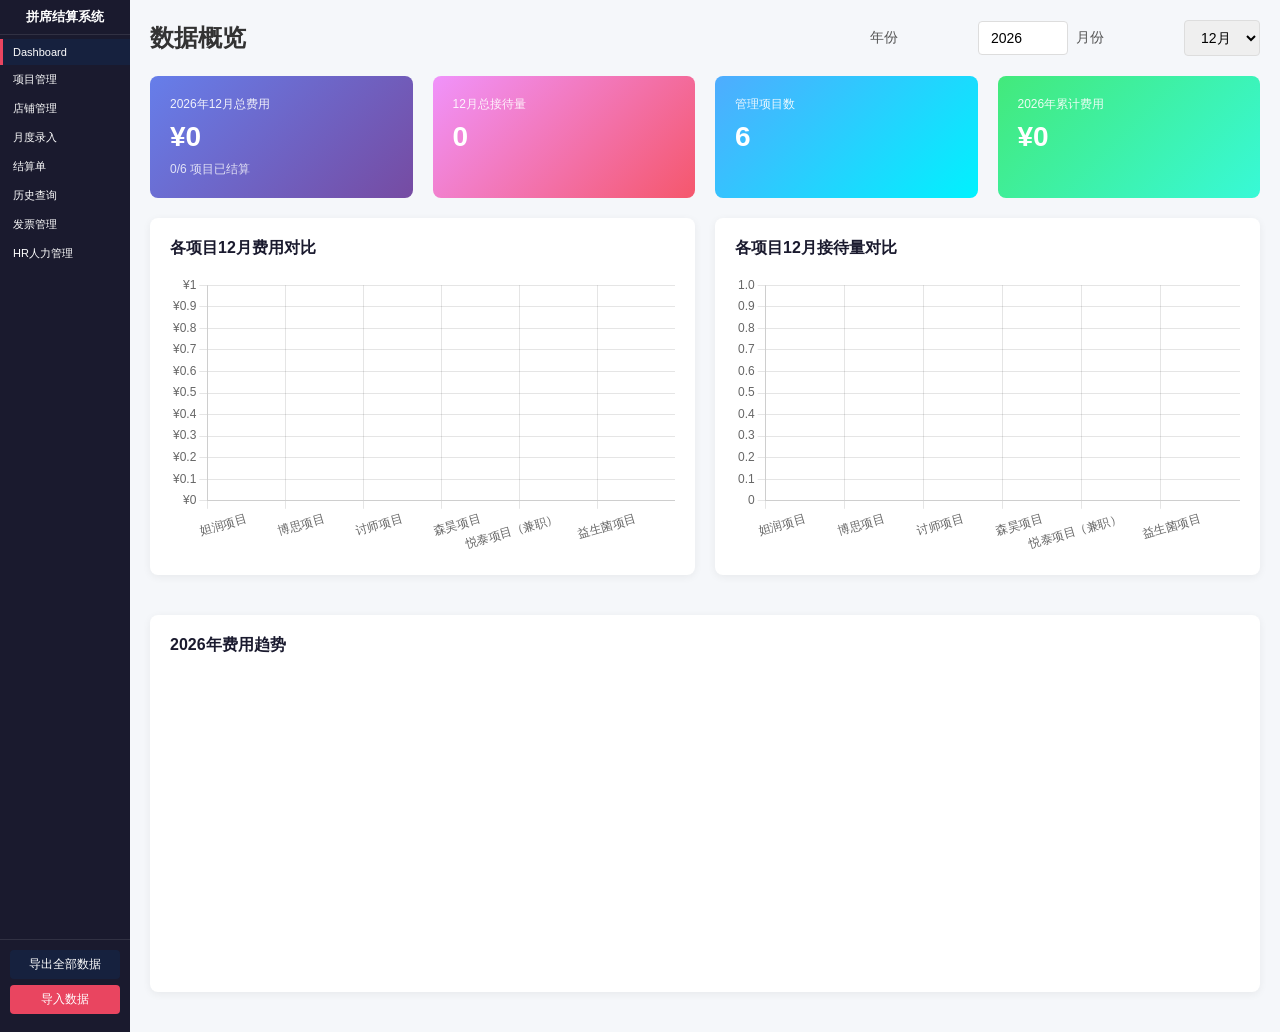
<file: index.html>
﻿<!DOCTYPE html>
<html lang="zh-CN">
<head>
  <meta charset="UTF-8">
  <meta name="viewport" content="width=device-width, initial-scale=1.0">
  <title>拼席月度结算管理系统</title>
  <link rel="stylesheet" href="css/style.css?v=20260711b">
  <link rel="stylesheet" href="https://cdnjs.cloudflare.com/ajax/libs/font-awesome/6.5.1/css/all.min.css">
  <link rel="stylesheet" href="css/hr.css?v=20260711b">
  <script src="js/dexie.min.js"></script>
  <script src="js/chart.umd.min.js"></script>
  <script src="js/xlsx.full.min.js"></script>
</head>
<body>
  <nav class="sidebar">
    <div class="logo">拼席结算系统</div>
    <ul class="nav-menu">
      <li data-view="dashboard" class="active">Dashboard</li>
      <li data-view="projects">项目管理</li>
      <li data-view="shops">店铺管理</li>
      <li data-view="input">月度录入</li>
      <li data-view="statement">结算单</li>
      <li data-view="history">历史查询</li>
      <li class="has-submenu" data-submenu="invoice">
        <span>发票管理</span>
        <ul class="submenu">
          <li data-view="invoices-co">拼席发票</li>
          <li data-view="invoices-ex">专席发票</li>
        </ul>
      </li>
      <li class="has-submenu" data-submenu="hr">
        <span>HR人力管理</span>
        <ul class="submenu">
          <li data-view="hr-projects">项目管理</li>
          <li data-view="hr-staff">员工管理</li>
          <li data-view="hr-schedule">排班明细</li>
          <li data-view="hr-kpi">绩效管理</li>
          <li data-view="hr-performance">绩效制作</li>
        </ul>
      </li>
    </ul>
    <div class="sidebar-footer">
      <button class="btn btn-secondary" onclick="App.exportAllData()">导出全部数据</button>
      <button class="btn btn-primary" onclick="App.importAllData()">导入数据</button>
    </div>
  </nav>
  <main class="main-content">
    <div id="view-dashboard" class="view"></div>
    <div id="view-projects" class="view hidden"></div>
    <div id="view-shops" class="view hidden"></div>
    <div id="view-input" class="view hidden"></div>
    <div id="view-statement" class="view hidden"></div>
    <div id="view-history" class="view hidden"></div>
    <div id="view-invoices" class="view hidden"></div>
    <div id="view-invoices-co" class="view hidden"></div>
    <div id="view-invoices-ex" class="view hidden"></div>

    <!-- HR 人力管理 - 项目管理 -->
    <div id="view-hr-projects" class="view hidden">
      <div class="hr-wrap">
        <div class="hr-toolRow">
          <button class="hr-btn hr-btn-primary hr-btn-sm" onclick="addHrProject()"><i class="fas fa-plus"></i> 新增项目</button>
          <div class="hr-spacer"></div>
          <div class="hr-hint"><i class="fas fa-circle-info"></i> 此处管理HR模块使用的所有项目，增删改会同步到所有模块的筛选标签</div>
        </div>
        <div class="hr-tableWrap" id="hrProjectsTableWrap"></div>
      </div>
    </div>

    <!-- HR 人力管理 - 员工管理 -->
    <div id="view-hr-staff" class="view hidden">
      <div class="hr-wrap">
        <div class="hr-subtabs" id="staffSubtabs">
          <div class="hr-stab active" onclick="setStaffMode('info')">员工基本信息</div>
          <div class="hr-stab" onclick="setStaffMode('salary')">员工薪资管理</div>
          <div class="hr-stab" onclick="setStaffMode('managers')">管理架构</div>
        </div>
        <div class="hr-pillTabs" id="staffPillContainer"></div>
        <div id="staff-info-panel">
          <div class="hr-toolRow">
            <button class="hr-btn hr-btn-primary hr-btn-sm" onclick="addStaffRow()"><i class="fas fa-plus"></i> 新增员工</button>
            <button class="hr-btn hr-btn-secondary hr-btn-sm" onclick="saveStaffChanges()"><i class="fas fa-floppy-disk"></i> 保存修改</button>
            <div class="hr-spacer"></div>
            <div class="hr-hint"><i class="fas fa-circle-info"></i> 点击单元格可直接编辑，修改后请点击"保存修改"</div>
          </div>
          <div class="hr-tableWrap" id="staffInfoTableWrap"></div>
        </div>
        <div id="staff-salary-panel" style="display:none;">
          <div class="hr-toolRow">
            <button class="hr-btn hr-btn-primary hr-btn-sm" onclick="saveStaffChanges()"><i class="fas fa-floppy-disk"></i> 保存修改</button>
            <div class="hr-spacer"></div>
            <div class="hr-hint"><i class="fas fa-circle-info"></i> 试用期/转正底薪及考勤数据在此编辑</div>
          </div>
          <div class="hr-tableWrap" id="staffSalaryTableWrap"></div>
        </div>
        <div id="staff-managers-panel" style="display:none;">
          <div class="hr-toolRow">
            <button class="hr-btn hr-btn-primary hr-btn-sm" onclick="saveStaffChanges()"><i class="fas fa-floppy-disk"></i> 保存修改</button>
            <div class="hr-spacer"></div>
            <div class="hr-hint"><i class="fas fa-circle-info"></i> 管理人员成本按比例分摊到各项目</div>
          </div>
          <div class="hr-tableWrap" id="staffManagersTableWrap"></div>
        </div>
      </div>
    </div>

    <!-- HR 人力管理 - 排班明细 -->
    <div id="view-hr-schedule" class="view hidden">
      <div class="hr-wrap">
        <div class="hr-subtabs" id="scheduleSubtabs">
          <div class="hr-stab active" onclick="setScheduleSubpage('main')">排班明细</div>
          <div class="hr-stab" onclick="setScheduleSubpage('remarks')">排班备注</div>
          <div class="hr-stab" onclick="setScheduleSubpage('summary')">综合汇总</div>
        </div>
        <div id="sched-main-panel">
          <div class="hr-pillTabs" id="schedProjectPills"></div>
          <div class="hr-toolRow" style="align-items:flex-start;">
            <div class="hr-pillTabs" id="schedMonthPills" style="flex:1;min-width:0;"></div>
            <span style="display:inline-flex;gap:6px;flex-shrink:0;"><button class="hr-btn hr-btn-primary hr-btn-sm" onclick="addScheduleMonth()" style="min-width:80px;justify-content:center;"><i class="fas fa-plus"></i> 新增月份</button><button class="hr-btn hr-btn-danger hr-btn-sm" onclick="deleteScheduleMonth()" style="min-width:80px;justify-content:center;"><i class="fas fa-trash"></i> 删除月份</button></span>
          </div>
          <div class="hr-toolRow">
            <div class="hr-spacer"></div>
            <span style="display:inline-flex;gap:6px;"><button class="hr-btn hr-btn-primary hr-btn-sm" onclick="addScheduleRow()" disabled style="opacity:0.5;cursor:not-allowed;min-width:80px;justify-content:center;"><i class="fas fa-plus"></i> 新增行 <span style="font-size:9px;background:var(--hr-red);color:#fff;padding:0 4px;border-radius:3px;margin-left:2px;">无效</span></button><button class="hr-btn hr-btn-danger hr-btn-sm" onclick="batchDeleteScheduleRows()" style="min-width:80px;justify-content:center;"><i class="fas fa-trash-can"></i> 批量删除</button></span>
          </div>
          <div class="hr-hint"><i class="fas fa-circle-info"></i> 点击单元格切换班次，右键或长按可快速选择</div>
          <div class="hr-scheduleFreezeWrap" id="scheduleFreezeWrap" style="max-height:600px;overflow:auto;"></div>
        </div>
        <div id="sched-remarks-panel" style="display:none;">
          <div class="hr-toolRow">
            <div class="hr-pillTabs" id="schedRemarksMonthPills"></div>
            <button class="hr-btn hr-btn-primary hr-btn-sm" onclick="addScheduleRemark()"><i class="fas fa-plus"></i> 新增备注</button>
            <div class="hr-spacer"></div>
          </div>
          <div class="hr-tableWrap" id="scheduleRemarksTableWrap"></div>
        </div>
        <div id="sched-summary-panel" style="display:none;">
          <div class="hr-toolRow">
            <div class="hr-pillTabs" id="schedSummaryMonthPills"></div>
            <div class="hr-spacer"></div>
          </div>
          <div class="hr-tableWrap" id="scheduleSummaryTableWrap"></div>
        </div>
      </div>
    </div>

    <!-- HR 人力管理 - 绩效管理 -->
    <div id="view-hr-kpi" class="view hidden">
      <div class="hr-wrap">
        <div class="hr-subtabs" id="kpiSubtabs">
          <div class="hr-stab active" onclick="setKpiMode('view')">查看指标</div>
          <div class="hr-stab" onclick="setKpiMode('config')">配置指标</div>
        </div>
        <div id="kpi-view-panel">
          <div id="kpiOptionScroller" class="hr-optionScroller" style="margin-bottom:14px;"></div>
          <div class="hr-toolRow">
            <label class="hr-label">月份：</label>
            <select id="kpiPeriodSelect" class="hr-select" onchange="renderKpiManager()"></select>
            <div class="hr-spacer"></div>
          </div>
          <div id="kpiViewArea"></div>
        </div>
        <div id="kpi-config-panel" style="display:none;">
          <div id="kpiConfigOptionScroller" class="hr-optionScroller" style="margin-bottom:14px;"></div>
          <div class="hr-toolRow">
            <button class="hr-btn hr-btn-primary hr-btn-sm" onclick="addKpiConfigRow()"><i class="fas fa-plus"></i> 新增指标</button>
            <div class="hr-spacer"></div>
          </div>
          <div class="hr-card" style="margin-bottom:16px;">
            <div style="font-size:13px;font-weight:600;margin-bottom:10px;color:var(--hr-navy);">
              <i class="fas fa-file-arrow-up"></i> 上传 Excel 配置
            </div>
            <div class="hr-file-upload-area" onclick="document.getElementById('kpiFileInput').click()">
              <i class="fas fa-cloud-arrow-up"></i>
              <p>点击选择 Excel (.xlsx) 文件</p>
            </div>
            <input type="file" id="kpiFileInput" accept=".xlsx,.xls,.csv" style="display:none;" onchange="handleKpiFileUpload(this)">
          </div>
          <div class="hr-kpi-table-wrap" id="kpiConfigTableWrap"></div>
        </div>
      </div>
    </div>

    <!-- HR 人力管理 - 绩效制作 -->
    <div id="view-hr-performance" class="view hidden">
      <div class="hr-wrap">
        <div class="hr-subtabs" id="perfSubtabs">
          <div class="hr-stab active" onclick="setPerfMode('exclusive')">专席绩效</div>
          <div class="hr-stab" onclick="setPerfMode('pinxi')">拼席结算</div>
          <div class="hr-stab" onclick="setPerfMode('temp')">临时客服费用</div>
        </div>
        <div id="perf-exclusive-panel">
          <div class="hr-pillTabs" id="perfExPillTabs"></div>
          <div class="hr-toolRow">
            <label class="hr-label">月份：</label>
            <input type="month" id="perfExPeriod" class="hr-input-month" onchange="renderPerformance()">
            <div class="hr-spacer"></div>
            <button class="hr-btn hr-btn-secondary hr-btn-sm" onclick="exportPerformanceCsv('exclusive')"><i class="fas fa-download"></i> 导出CSV</button>
          </div>
          <div class="hr-tableWrap" id="perfExclusiveTableWrap"></div>
        </div>
        <div id="perf-pinxi-panel" style="display:none;">
          <div class="hr-pillTabs" id="perfPxPillTabs"></div>
          <div class="hr-toolRow">
            <label class="hr-label">月份：</label>
            <input type="month" id="perfPxPeriod" class="hr-input-month" onchange="renderPerformance()">
            <div class="hr-spacer"></div>
            <button class="hr-btn hr-btn-secondary hr-btn-sm" onclick="exportPerformanceCsv('pinxi')"><i class="fas fa-download"></i> 导出CSV</button>
          </div>
          <div class="hr-tableWrap" id="perfPinxiTableWrap"></div>
        </div>
        <div id="perf-temp-panel" style="display:none;">
          <div class="hr-pillTabs" id="perfTmpPillTabs"></div>
          <div class="hr-toolRow">
            <label class="hr-label">月份：</label>
            <input type="month" id="perfTmpPeriod" class="hr-input-month" onchange="renderPerformance()">
            <div class="hr-spacer"></div>
            <button class="hr-btn hr-btn-secondary hr-btn-sm" onclick="exportPerformanceCsv('temp')"><i class="fas fa-download"></i> 导出CSV</button>
          </div>
          <div class="hr-tableWrap" id="perfTempTableWrap"></div>
        </div>
      </div>
    </div>
  </main>
  <script src="js/db.js?v=20260711b"></script>
  <script src="js/data.js?v=20260711b"></script>
  <script src="js/calculator.js?v=20260711b"></script>
  <script src="js/export.js?v=20260711b"></script>
  <script src="js/charts.js?v=20260711b"></script>
  <script src="js/app.js?v=20260711b"></script>
  <script src="js/hr-app2.js"></script>
</body>
</html>
</file>
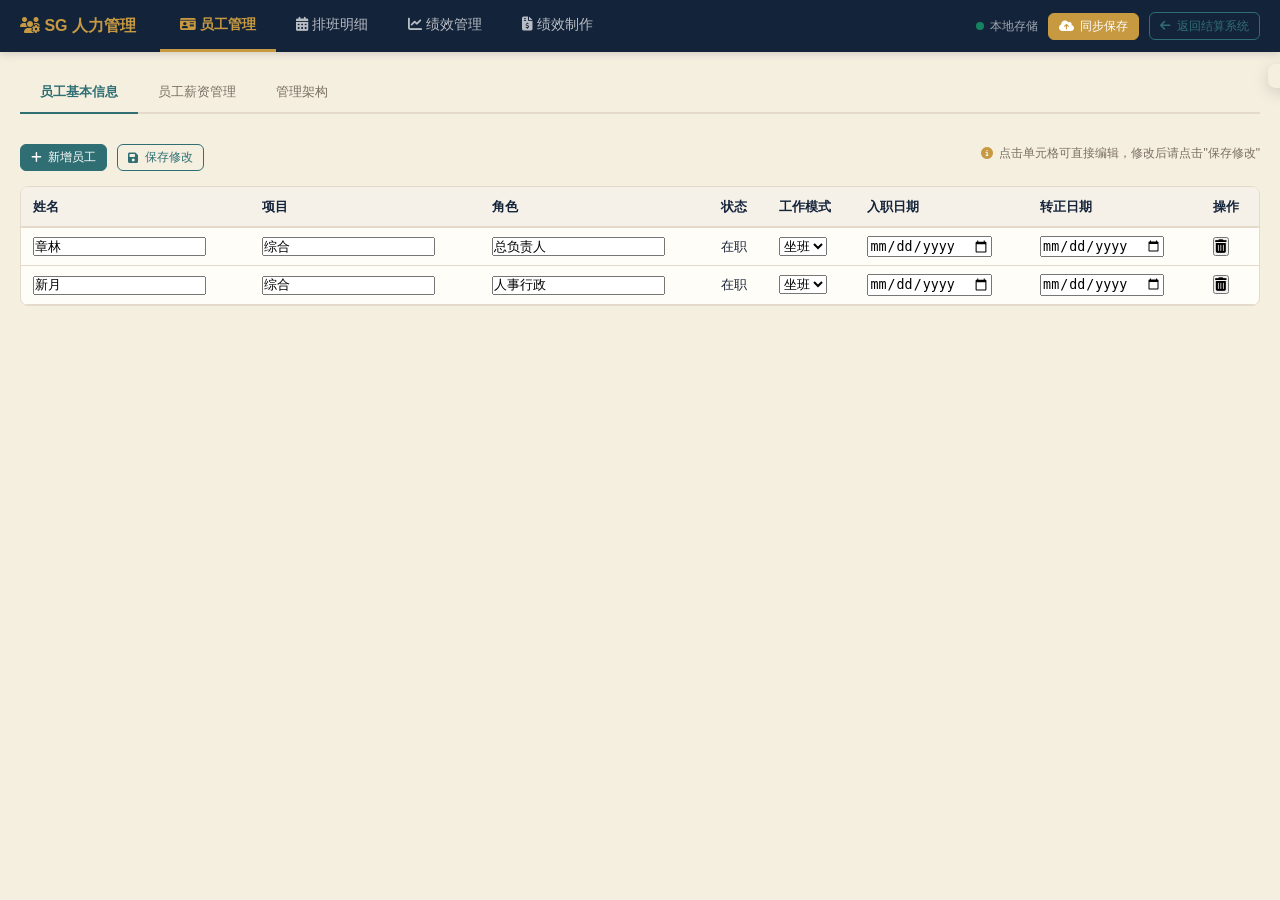
<file: hr.html>
<!DOCTYPE html>
<html lang="zh-CN">
<head>
  <meta charset="UTF-8">
  <meta name="viewport" content="width=device-width, initial-scale=1.0">
  <title>人力管理 - SG</title>
  <link rel="stylesheet" href="https://cdnjs.cloudflare.com/ajax/libs/font-awesome/6.5.1/css/all.min.css">
  <style>
    /* ========== CSS 变量 ========== */
    :root {
      --cream: #f6f1e8;
      --paper: #fffdf8;
      --ink: #182235;
      --navy: #13233a;
      --accent: #2f6f73;
      --gold: #c79a42;
      --bg: #f5efe0;
      --line: #e5dac9;
      --text: #182235;
      --muted: #7a6f62;
      --green: #16825f;
      --red: #b94e5d;
      --amber: #c79a42;
    }

    /* ========== 全局重置 ========== */
    *, *::before, *::after { margin: 0; padding: 0; box-sizing: border-box; }
    body {
      font-family: "Segoe UI", "PingFang SC", "Microsoft YaHei", "Noto Sans SC", sans-serif;
      background: var(--bg);
      color: var(--text);
      min-height: 100vh;
      font-size: 14px;
      line-height: 1.5;
    }

    /* ========== 顶部导航栏 topbar ========== */
    .topbar {
      position: sticky;
      top: 0;
      z-index: 100;
      display: flex;
      align-items: center;
      gap: 0;
      background: var(--navy);
      color: #fff;
      padding: 0 20px;
      height: 52px;
      box-shadow: 0 2px 8px rgba(0,0,0,0.15);
    }
    .topbar .logo {
      font-size: 16px;
      font-weight: 700;
      margin-right: 24px;
      white-space: nowrap;
      color: var(--gold);
    }
    .topbar .module-tabs {
      display: flex;
      gap: 0;
      flex: 1;
    }
    .topbar .module-tabs .tab {
      padding: 14px 20px;
      cursor: pointer;
      font-size: 14px;
      color: rgba(255,255,255,0.7);
      border-bottom: 3px solid transparent;
      transition: all 0.2s;
      white-space: nowrap;
      user-select: none;
    }
    .topbar .module-tabs .tab:hover {
      color: #fff;
      background: rgba(255,255,255,0.05);
    }
    .topbar .module-tabs .tab.active {
      color: var(--gold);
      border-bottom-color: var(--gold);
      font-weight: 600;
    }
    .topbar .actions {
      display: flex;
      align-items: center;
      gap: 10px;
      margin-left: auto;
    }

    /* ========== 按钮样式 btn ========== */
    .btn {
      display: inline-flex;
      align-items: center;
      gap: 6px;
      padding: 7px 16px;
      border: 1px solid transparent;
      border-radius: 6px;
      font-size: 13px;
      font-family: inherit;
      cursor: pointer;
      transition: all 0.15s;
      white-space: nowrap;
      text-decoration: none;
    }
    .btn-primary {
      background: var(--accent);
      color: #fff;
      border-color: var(--accent);
    }
    .btn-primary:hover { background: #256a6e; }
    .btn-secondary {
      background: transparent;
      color: var(--accent);
      border-color: var(--accent);
    }
    .btn-secondary:hover { background: var(--accent); color: #fff; }
    .btn-danger {
      background: transparent;
      color: var(--red);
      border-color: var(--red);
    }
    .btn-danger:hover { background: var(--red); color: #fff; }
    .btn-gold {
      background: var(--gold);
      color: #fff;
      border-color: var(--gold);
    }
    .btn-gold:hover { background: #b5883a; }
    .btn-sm {
      padding: 4px 10px;
      font-size: 12px;
    }
    .btn-ghost {
      background: transparent;
      color: var(--muted);
      border-color: var(--line);
    }
    .btn-ghost:hover { background: var(--cream); color: var(--text); }

    /* ========== 卡片 card ========== */
    .card {
      background: var(--paper);
      border: 1px solid var(--line);
      border-radius: 10px;
      padding: 20px;
      margin-bottom: 16px;
      box-shadow: 0 1px 4px rgba(0,0,0,0.04);
    }

    /* ========== 子标签 subtabs ========== */
    .subtabs {
      display: flex;
      gap: 0;
      border-bottom: 2px solid var(--line);
      margin-bottom: 16px;
    }
    .subtabs .stab {
      padding: 10px 20px;
      cursor: pointer;
      font-size: 13px;
      color: var(--muted);
      border-bottom: 2px solid transparent;
      margin-bottom: -2px;
      transition: all 0.2s;
      user-select: none;
    }
    .subtabs .stab:hover { color: var(--text); }
    .subtabs .stab.active {
      color: var(--accent);
      border-bottom-color: var(--accent);
      font-weight: 600;
    }

    /* ========== 药丸标签 pillTabs ========== */
    .pillTabs {
      display: flex;
      flex-wrap: wrap;
      gap: 6px;
      margin-bottom: 14px;
    }
    .pillTabs .pill {
      padding: 5px 14px;
      border-radius: 20px;
      font-size: 12px;
      cursor: pointer;
      border: 1px solid var(--line);
      background: var(--paper);
      color: var(--muted);
      transition: all 0.15s;
      user-select: none;
    }
    .pillTabs .pill:hover { border-color: var(--accent); color: var(--accent); }
    .pillTabs .pill.active {
      background: var(--accent);
      color: #fff;
      border-color: var(--accent);
    }

    /* ========== 提示 hint ========== */
    .hint {
      font-size: 12px;
      color: var(--muted);
      margin-bottom: 10px;
      display: flex;
      align-items: center;
      gap: 6px;
    }
    .hint i { color: var(--amber); }

    /* ========== 工具行 toolRow ========== */
    .toolRow {
      display: flex;
      align-items: center;
      gap: 10px;
      margin-bottom: 14px;
      flex-wrap: wrap;
    }
    .toolRow .spacer { flex: 1; }
    .toolRow select, .toolRow input[type="month"], .toolRow input[type="text"] {
      padding: 6px 12px;
      border: 1px solid var(--line);
      border-radius: 6px;
      font-size: 13px;
      font-family: inherit;
      background: var(--paper);
      color: var(--text);
    }
    .toolRow select:focus, .toolRow input:focus {
      outline: none;
      border-color: var(--accent);
      box-shadow: 0 0 0 2px rgba(47,111,115,0.15);
    }

    /* ========== 同步状态 ========== */
    .sync-status {
      font-size: 12px;
      color: rgba(255,255,255,0.6);
      display: flex;
      align-items: center;
      gap: 6px;
      white-space: nowrap;
    }
    .sync-status .dot {
      width: 8px;
      height: 8px;
      border-radius: 50%;
      display: inline-block;
    }
    .sync-status .dot.ok { background: var(--green); }
    .sync-status .dot.err { background: var(--red); }
    .sync-status .dot.saving { background: var(--amber); animation: pulse 1s infinite; }

    /* ========== 主内容区域 ========== */
    .main-wrap {
      max-width: 1400px;
      margin: 0 auto;
      padding: 20px;
    }
    .module-section { display: none; }
    .module-section.active { display: block; }

    /* ========== 表格包裹 tableWrap ========== */
    .tableWrap {
      overflow-x: auto;
      border: 1px solid var(--line);
      border-radius: 8px;
      background: var(--paper);
    }
    .tableWrap table {
      width: 100%;
      border-collapse: collapse;
      font-size: 13px;
      min-width: 800px;
    }
    .tableWrap table th {
      background: var(--cream);
      color: var(--navy);
      font-weight: 600;
      text-align: left;
      padding: 10px 12px;
      border-bottom: 2px solid var(--line);
      position: sticky;
      top: 0;
      white-space: nowrap;
      z-index: 2;
    }
    .tableWrap table td {
      padding: 8px 12px;
      border-bottom: 1px solid var(--line);
      vertical-align: middle;
    }
    .tableWrap table tr:hover td {
      background: rgba(246,241,232,0.5);
    }
    .tableWrap table td.empty-cell {
      color: var(--muted);
      font-style: italic;
    }

    /* ========== 可编辑单元格 cellEdit ========== */
    td.cellEdit {
      background: #fff;
      cursor: text;
      position: relative;
    }
    td.cellEdit:hover {
      outline: 2px solid var(--accent);
      outline-offset: -2px;
    }
    td.cellEdit input,
    td.cellEdit select {
      width: 100%;
      border: none;
      background: transparent;
      font-size: inherit;
      font-family: inherit;
      color: inherit;
      padding: 2px 0;
      outline: none;
    }
    td.cellEdit select { cursor: pointer; }

    /* ========== 迷你按钮 miniBtn ========== */
    .miniBtn {
      display: inline-flex;
      align-items: center;
      justify-content: center;
      width: 28px;
      height: 28px;
      border-radius: 6px;
      border: 1px solid var(--line);
      background: var(--paper);
      color: var(--muted);
      cursor: pointer;
      font-size: 12px;
      transition: all 0.15s;
    }
    .miniBtn:hover { border-color: var(--accent); color: var(--accent); }
    .miniBtn.danger:hover { border-color: var(--red); color: var(--red); background: #fff5f5; }

    /* ========== 徽章 badge ========== */
    .badge {
      display: inline-block;
      padding: 2px 8px;
      border-radius: 12px;
      font-size: 11px;
      font-weight: 600;
      white-space: nowrap;
    }
    .badge-green { background: #e6f4ee; color: var(--green); }
    .badge-red { background: #fce8eb; color: var(--red); }
    .badge-amber { background: #fdf3e0; color: var(--amber); }
    .badge-gray { background: #eee; color: var(--muted); }
    .badge-accent { background: #e0f0f1; color: var(--accent); }

    /* ========== 颜色类 ========== */
    .pos { color: var(--green); font-weight: 600; }
    .neg { color: var(--red); font-weight: 600; }

    /* ========== 薪资输入 ========== */
    .salaryInput {
      width: 70px;
      text-align: right;
      padding: 3px 6px;
      border: 1px solid var(--line);
      border-radius: 4px;
      font-size: 13px;
      font-family: inherit;
      background: var(--paper);
    }
    .salaryInput:focus {
      outline: none;
      border-color: var(--accent);
    }

    /* ========== 排班颜色 ========== */
    .s-早 { background: #e8f5e9; color: #2e7d32; }
    .s-中 { background: #fff3e0; color: #e65100; }
    .s-晚 { background: #e8eaf6; color: #283593; }
    .s-通班 { background: #fce4ec; color: #c62828; }
    .s-休 { background: #f5f5f5; color: #9e9e9e; }
    .s-请假 { background: #fff8e1; color: #f57f17; }
    .s-旷工 { background: #ffebee; color: #c62828; }
    .s-培训 { background: #e0f2f1; color: #00695c; }
    .s-empty { background: var(--paper); }

    /* ========== 排班冻结列 scheduleFreezeWrap ========== */
    .scheduleFreezeWrap {
      position: relative;
      overflow-x: auto;
      border: 1px solid var(--line);
      border-radius: 8px;
      background: var(--paper);
    }
    .scheduleFreezeWrap table {
      width: 100%;
      border-collapse: collapse;
      font-size: 12px;
    }
    .scheduleFreezeWrap table th,
    .scheduleFreezeWrap table td {
      padding: 6px 8px;
      border-bottom: 1px solid var(--line);
      border-right: 1px solid var(--line);
      text-align: center;
      white-space: nowrap;
    }
    .scheduleFreezeWrap table th {
      background: var(--cream);
      color: var(--navy);
      font-weight: 600;
      position: sticky;
      top: 0;
      z-index: 3;
    }
    .scheduleFreezeWrap .freeze-col {
      position: sticky;
      left: 0;
      z-index: 2;
      background: var(--paper);
    }
    .scheduleFreezeWrap .freeze-col.th-freeze {
      z-index: 4;
      background: var(--cream);
    }
    .scheduleFreezeWrap td.sched-cell {
      cursor: pointer;
      min-width: 36px;
      user-select: none;
      transition: all 0.1s;
    }
    .scheduleFreezeWrap td.sched-cell:hover {
      outline: 2px solid var(--accent);
      outline-offset: -1px;
    }
    .scheduleFreezeWrap tr:hover td.freeze-col {
      background: rgba(246,241,232,0.7);
    }

    /* ========== 选项滚动器 optionScroller ========== */
    .optionScroller {
      display: flex;
      overflow-x: auto;
      gap: 6px;
      padding-bottom: 6px;
      scrollbar-width: thin;
      scrollbar-color: var(--line) transparent;
    }
    .optionScroller::-webkit-scrollbar { height: 4px; }
    .optionScroller::-webkit-scrollbar-thumb { background: var(--line); border-radius: 2px; }
    .optionScroller .os-item {
      padding: 5px 14px;
      border-radius: 20px;
      font-size: 12px;
      cursor: pointer;
      border: 1px solid var(--line);
      background: var(--paper);
      color: var(--muted);
      transition: all 0.15s;
      user-select: none;
      white-space: nowrap;
      flex-shrink: 0;
    }
    .optionScroller .os-item:hover { border-color: var(--accent); color: var(--accent); }
    .optionScroller .os-item.active {
      background: var(--accent);
      color: #fff;
      border-color: var(--accent);
    }

    /* ========== KPI 表格包裹 ========== */
    .kpi-table-wrap {
      overflow-x: auto;
      border: 1px solid var(--line);
      border-radius: 8px;
      background: var(--paper);
    }
    .kpi-table-wrap table {
      width: 100%;
      border-collapse: collapse;
      font-size: 13px;
    }
    .kpi-table-wrap th {
      background: var(--cream);
      color: var(--navy);
      font-weight: 600;
      padding: 10px 12px;
      border-bottom: 2px solid var(--line);
      text-align: left;
    }
    .kpi-table-wrap td {
      padding: 8px 12px;
      border-bottom: 1px solid var(--line);
    }
    .kpi-table-wrap tr:hover td { background: rgba(246,241,232,0.5); }

    /* ========== 加载动画 loading ========== */
    .loading-overlay {
      position: fixed;
      top: 0; left: 0; right: 0; bottom: 0;
      background: rgba(19,35,58,0.6);
      display: flex;
      align-items: center;
      justify-content: center;
      z-index: 1000;
    }
    .loading-overlay .spinner {
      width: 40px;
      height: 40px;
      border: 4px solid rgba(255,255,255,0.2);
      border-top-color: var(--gold);
      border-radius: 50%;
      animation: spin 0.8s linear infinite;
    }
    @keyframes spin { to { transform: rotate(360deg); } }
    @keyframes pulse { 0%, 100% { opacity: 1; } 50% { opacity: 0.4; } }

    /* ========== 通知 notice ========== */
    .notice {
      position: fixed;
      top: 64px;
      right: 20px;
      padding: 12px 20px;
      border-radius: 8px;
      font-size: 13px;
      font-weight: 500;
      z-index: 999;
      box-shadow: 0 4px 16px rgba(0,0,0,0.15);
      transform: translateX(120%);
      transition: transform 0.3s ease;
      max-width: 360px;
    }
    .notice.show { transform: translateX(0); }
    .notice.success { background: var(--green); color: #fff; }
    .notice.error { background: var(--red); color: #fff; }
    .notice.warn { background: var(--amber); color: #fff; }

    /* ========== 确认弹窗 confirmOverlay ========== */
    .confirmOverlay {
      position: fixed;
      top: 0; left: 0; right: 0; bottom: 0;
      background: rgba(19,35,58,0.5);
      display: flex;
      align-items: center;
      justify-content: center;
      z-index: 1001;
    }
    .confirmBox {
      background: var(--paper);
      border-radius: 12px;
      padding: 28px 32px;
      max-width: 400px;
      width: 90%;
      box-shadow: 0 8px 32px rgba(0,0,0,0.2);
      text-align: center;
    }
    .confirmBox h3 {
      margin-bottom: 12px;
      font-size: 16px;
      color: var(--navy);
    }
    .confirmBox p {
      margin-bottom: 20px;
      font-size: 14px;
      color: var(--muted);
    }
    .confirmBox .confirm-btns {
      display: flex;
      gap: 10px;
      justify-content: center;
    }

    /* ========== 文件上传区域 ========== */
    .file-upload-area {
      border: 2px dashed var(--line);
      border-radius: 8px;
      padding: 24px;
      text-align: center;
      cursor: pointer;
      transition: all 0.2s;
      background: var(--paper);
    }
    .file-upload-area:hover {
      border-color: var(--accent);
      background: rgba(47,111,115,0.03);
    }
    .file-upload-area i {
      font-size: 24px;
      color: var(--accent);
      margin-bottom: 8px;
    }
    .file-upload-area p {
      font-size: 13px;
      color: var(--muted);
    }

    /* ========== 响应式 ========== */
    @media (max-width: 768px) {
      .topbar { padding: 0 10px; }
      .topbar .module-tabs .tab { padding: 12px 12px; font-size: 12px; }
      .main-wrap { padding: 12px; }
      .card { padding: 14px; }
    }
  </style>
</head>
<body>

  <!-- 顶部导航栏 -->
  <div class="topbar">
    <div class="logo"><i class="fas fa-users-gear"></i> SG 人力管理</div>
    <div class="module-tabs" id="moduleTabs">
      <div class="tab active" data-mod="staff" onclick="switchModule('staff')">
        <i class="fas fa-id-card"></i> 员工管理
      </div>
      <div class="tab" data-mod="schedule" onclick="switchModule('schedule')">
        <i class="fas fa-calendar-days"></i> 排班明细
      </div>
      <div class="tab" data-mod="kpi" onclick="switchModule('kpi')">
        <i class="fas fa-chart-line"></i> 绩效管理
      </div>
      <div class="tab" data-mod="performance" onclick="switchModule('performance')">
        <i class="fas fa-file-invoice-dollar"></i> 绩效制作
      </div>
    </div>
    <div class="actions">
      <div class="sync-status" id="syncStatus">
        <span class="dot ok"></span>
        <span>本地存储</span>
      </div>
      <button class="btn btn-gold btn-sm" onclick="saveToServer()">
        <i class="fas fa-cloud-arrow-up"></i> 同步保存
      </button>
      <a href="index.html" class="btn btn-secondary btn-sm">
        <i class="fas fa-arrow-left"></i> 返回结算系统
      </a>
    </div>
  </div>

  <!-- 主内容区域 -->
  <div class="main-wrap">

    <!-- ==================== 模块1：员工管理 ==================== -->
    <div class="module-section active" id="mod-staff">
      <!-- 子标签 -->
      <div class="subtabs" id="staffSubtabs">
        <div class="stab active" onclick="setStaffMode('info')">员工基本信息</div>
        <div class="stab" onclick="setStaffMode('salary')">员工薪资管理</div>
        <div class="stab" onclick="setStaffMode('managers')">管理架构</div>
      </div>

      <!-- 项目筛选 -->
      <div class="pillTabs" id="staffPillTabs"></div>

      <!-- 员工基本信息 -->
      <div id="staff-info-panel">
        <div class="toolRow">
          <button class="btn btn-primary btn-sm" onclick="addStaffRow()"><i class="fas fa-plus"></i> 新增员工</button>
          <button class="btn btn-secondary btn-sm" onclick="saveStaffChanges()"><i class="fas fa-floppy-disk"></i> 保存修改</button>
          <div class="spacer"></div>
          <div class="hint"><i class="fas fa-circle-info"></i> 点击单元格可直接编辑，修改后请点击"保存修改"</div>
        </div>
        <div class="tableWrap" id="staffInfoTableWrap"></div>
      </div>

      <!-- 员工薪资管理 -->
      <div id="staff-salary-panel" style="display:none;">
        <div class="toolRow">
          <button class="btn btn-primary btn-sm" onclick="saveStaffChanges()"><i class="fas fa-floppy-disk"></i> 保存修改</button>
          <div class="spacer"></div>
          <div class="hint"><i class="fas fa-circle-info"></i> 试用期/转正底薪及考勤数据在此编辑，薪资将自动计算</div>
        </div>
        <div class="tableWrap" id="staffSalaryTableWrap"></div>
      </div>

      <!-- 管理架构 -->
      <div id="staff-managers-panel" style="display:none;">
        <div class="toolRow">
          <button class="btn btn-primary btn-sm" onclick="saveStaffChanges()"><i class="fas fa-floppy-disk"></i> 保存修改</button>
          <div class="spacer"></div>
          <div class="hint"><i class="fas fa-circle-info"></i> 管理人员成本按比例分摊到各项目</div>
        </div>
        <div class="tableWrap" id="staffManagersTableWrap"></div>
      </div>
    </div>

    <!-- ==================== 模块2：排班明细 ==================== -->
    <div class="module-section" id="mod-schedule">
      <div class="subtabs" id="scheduleSubtabs">
        <div class="stab active" onclick="setScheduleSubpage('main')">排班明细</div>
        <div class="stab" onclick="setScheduleSubpage('remarks')">排班备注</div>
        <div class="stab" onclick="setScheduleSubpage('summary')">综合汇总</div>
      </div>

      <!-- 排班明细 -->
      <div id="sched-main-panel">
        <div class="pillTabs" id="schedPillTabs"></div>
        <div class="toolRow">
          <label style="font-size:13px;color:var(--muted);">月份：</label>
          <select id="schedPeriodSelect" onchange="setSchedulePeriod(this.value)"></select>
          <button class="btn btn-primary btn-sm" onclick="addScheduleMonth()"><i class="fas fa-plus"></i> 新增月份</button>
          <button class="btn btn-danger btn-sm" onclick="deleteScheduleMonth()"><i class="fas fa-trash"></i> 删除月份</button>
          <div class="spacer"></div>
          <button class="btn btn-primary btn-sm" onclick="addScheduleRow()"><i class="fas fa-plus"></i> 新增行</button>
          <button class="btn btn-danger btn-sm" onclick="batchDeleteScheduleRows()"><i class="fas fa-trash-can"></i> 批量删除</button>
        </div>
        <div class="hint"><i class="fas fa-circle-info"></i> 点击单元格切换班次，右键或长按可快速选择</div>
        <div class="scheduleFreezeWrap" id="scheduleFreezeWrap" style="max-height:600px;overflow:auto;"></div>
      </div>

      <!-- 排班备注 -->
      <div id="sched-remarks-panel" style="display:none;">
        <div class="pillTabs" id="schedRemarksPillTabs"></div>
        <div class="toolRow">
          <label style="font-size:13px;color:var(--muted);">月份：</label>
          <select id="schedRemarksPeriodSelect" onchange="setScheduleRemarksPeriod(this.value)"></select>
          <button class="btn btn-primary btn-sm" onclick="addScheduleRemark()"><i class="fas fa-plus"></i> 新增备注</button>
          <div class="spacer"></div>
        </div>
        <div class="tableWrap" id="scheduleRemarksTableWrap"></div>
      </div>

      <!-- 综合汇总 -->
      <div id="sched-summary-panel" style="display:none;">
        <div class="pillTabs" id="schedSummaryPillTabs"></div>
        <div class="toolRow">
          <label style="font-size:13px;color:var(--muted);">月份：</label>
          <select id="schedSummaryPeriodSelect" onchange="setScheduleSummaryPeriod(this.value)"></select>
          <div class="spacer"></div>
        </div>
        <div class="tableWrap" id="scheduleSummaryTableWrap"></div>
      </div>
    </div>

    <!-- ==================== 模块3：绩效管理 ==================== -->
    <div class="module-section" id="mod-kpi">
      <div class="subtabs" id="kpiSubtabs">
        <div class="stab active" onclick="setKpiMode('view')">查看指标</div>
        <div class="stab" onclick="setKpiMode('config')">配置指标</div>
      </div>

      <!-- 查看指标 -->
      <div id="kpi-view-panel">
        <div id="kpiOptionScroller" class="optionScroller" style="margin-bottom:14px;"></div>
        <div class="toolRow">
          <label style="font-size:13px;color:var(--muted);">月份：</label>
          <select id="kpiPeriodSelect" onchange="renderKpiManager()"></select>
          <div class="spacer"></div>
        </div>
        <div id="kpiViewArea"></div>
      </div>

      <!-- 配置指标 -->
      <div id="kpi-config-panel" style="display:none;">
        <div id="kpiConfigOptionScroller" class="optionScroller" style="margin-bottom:14px;"></div>
        <div class="toolRow">
          <button class="btn btn-primary btn-sm" onclick="addKpiConfigRow()"><i class="fas fa-plus"></i> 新增指标</button>
          <div class="spacer"></div>
        </div>
        <div class="card" style="margin-bottom:16px;">
          <div style="font-size:13px;font-weight:600;margin-bottom:10px;color:var(--navy);">
            <i class="fas fa-file-arrow-up"></i> 上传 Excel 配置
          </div>
          <div class="file-upload-area" onclick="document.getElementById('kpiFileInput').click()">
            <i class="fas fa-cloud-arrow-up"></i>
            <p>点击选择 Excel (.xlsx) 文件</p>
          </div>
          <input type="file" id="kpiFileInput" accept=".xlsx,.xls,.csv" style="display:none;" onchange="handleKpiFileUpload(this)">
        </div>
        <div class="kpi-table-wrap" id="kpiConfigTableWrap"></div>
      </div>
    </div>

    <!-- ==================== 模块4：绩效制作 ==================== -->
    <div class="module-section" id="mod-performance">
      <div class="subtabs" id="perfSubtabs">
        <div class="stab active" onclick="setPerfMode('exclusive')">专席绩效</div>
        <div class="stab" onclick="setPerfMode('pinxi')">拼席结算</div>
        <div class="stab" onclick="setPerfMode('temp')">临时客服费用</div>
      </div>

      <!-- 专席绩效 -->
      <div id="perf-exclusive-panel">
        <div class="pillTabs" id="perfExPillTabs"></div>
        <div class="toolRow">
          <label style="font-size:13px;color:var(--muted);">月份：</label>
          <input type="month" id="perfExPeriod" onchange="renderPerformance()">
          <div class="spacer"></div>
          <button class="btn btn-secondary btn-sm" onclick="exportPerformanceCsv('exclusive')"><i class="fas fa-download"></i> 导出CSV</button>
        </div>
        <div class="tableWrap" id="perfExclusiveTableWrap"></div>
      </div>

      <!-- 拼席结算 -->
      <div id="perf-pinxi-panel" style="display:none;">
        <div class="pillTabs" id="perfPxPillTabs"></div>
        <div class="toolRow">
          <label style="font-size:13px;color:var(--muted);">月份：</label>
          <input type="month" id="perfPxPeriod" onchange="renderPerformance()">
          <div class="spacer"></div>
          <button class="btn btn-secondary btn-sm" onclick="exportPerformanceCsv('pinxi')"><i class="fas fa-download"></i> 导出CSV</button>
        </div>
        <div class="tableWrap" id="perfPinxiTableWrap"></div>
      </div>

      <!-- 临时客服费用 -->
      <div id="perf-temp-panel" style="display:none;">
        <div class="pillTabs" id="perfTmpPillTabs"></div>
        <div class="toolRow">
          <label style="font-size:13px;color:var(--muted);">月份：</label>
          <input type="month" id="perfTmpPeriod" onchange="renderPerformance()">
          <div class="spacer"></div>
          <button class="btn btn-secondary btn-sm" onclick="exportPerformanceCsv('temp')"><i class="fas fa-download"></i> 导出CSV</button>
        </div>
        <div class="tableWrap" id="perfTempTableWrap"></div>
      </div>
    </div>

  </div><!-- /main-wrap -->

  <!-- 通知 -->
  <div class="notice" id="noticeEl"></div>

  <!-- JS引用 -->
  <script src="js/xlsx.full.min.js"></script>
  <script src="js/hr-app.js"></script>
</body>
</html>
</file>
<file: css/style.css>
* { margin: 0; padding: 0; box-sizing: border-box; }
body {
  font-family: -apple-system, BlinkMacSystemFont, "Segoe UI", Roboto, "Helvetica Neue", Arial, sans-serif;
  background: #f5f7fa;
  color: #333;
  display: flex;
  min-height: 100vh;
}
.sidebar {
  width: 130px;
  background: #1a1a2e;
  color: #fff;
  padding: 8px 0;
  flex-shrink: 0;
  display: flex;
  flex-direction: column;
}
.logo {
  font-size: 13px;
  font-weight: bold;
  text-align: center;
  padding-bottom: 8px;
  border-bottom: 1px solid rgba(255,255,255,0.1);
}
.nav-menu { list-style: none; padding: 4px 0; flex: 1; }
.nav-menu li {
  padding: 7px 10px;
  cursor: pointer;
  transition: all 0.2s;
  border-left: 3px solid transparent;
  font-size: 11px;
}
.nav-menu li:hover, .nav-menu li.active {
  background: #16213e;
  border-left-color: #e94560;
}

/* 二级菜单 */
.nav-menu li.has-submenu {
  padding: 0;
  border-left: none;
}
.nav-menu li.has-submenu > span {
  display: block;
  padding: 7px 10px;
  border-left: 3px solid transparent;
  transition: all 0.2s;
}
.nav-menu li.has-submenu:hover > span,
.nav-menu li.has-submenu.active > span {
  background: #16213e;
  border-left-color: #e94560;
}
.nav-menu li.has-submenu.open > span {
  background: #16213e;
}
.nav-menu .submenu {
  list-style: none;
  padding: 0;
  display: none;
  background: #0f0f1a;
}
.nav-menu li.has-submenu.open .submenu {
  display: block;
}
.nav-menu .submenu li {
  padding: 5px 10px 5px 20px;
  font-size: 10px;
  border-left: 3px solid transparent;
}
.nav-menu .submenu li:hover,
.nav-menu .submenu li.active {
  background: #16213e;
  border-left-color: #e94560;
}
.sidebar-footer {
  padding: 10px;
  border-top: 1px solid rgba(255,255,255,0.1);
  display: flex;
  flex-direction: column;
  gap: 6px;
}
.sidebar-footer .btn { font-size: 12px; padding: 6px 10px; }
.main-content { flex: 1; padding: 20px; overflow-y: auto; }
.view.hidden { display: none; }
.card {
  background: #fff;
  border-radius: 8px;
  padding: 20px;
  box-shadow: 0 2px 8px rgba(0,0,0,0.06);
  margin-bottom: 20px;
}
.card-title {
  font-size: 16px;
  font-weight: 600;
  margin-bottom: 16px;
  color: #1a1a2e;
}
.btn {
  display: inline-block;
  padding: 8px 16px;
  border: none;
  border-radius: 4px;
  cursor: pointer;
  font-size: 14px;
  transition: opacity 0.2s;
  white-space: nowrap;
}
.btn:hover { opacity: 0.85; }
.btn-primary { background: #e94560; color: #fff; }
.btn-secondary { background: #16213e; color: #fff; }
.btn-success { background: #0f9b6e; color: #fff; }
.btn-danger { background: #dc3545; color: #fff; }
table {
  width: 100%;
  border-collapse: collapse;
  font-size: 14px;
}
th, td {
  padding: 12px;
  text-align: left;
  border-bottom: 1px solid #e8e8e8;
}
th {
  background: #f8f9fa;
  font-weight: 600;
  color: #555;
}
tr:hover { background: #f8f9fa; }
input, select, textarea {
  padding: 8px 12px;
  border: 1px solid #ddd;
  border-radius: 4px;
  font-size: 14px;
  font-family: inherit;
}
input:focus, select:focus, textarea:focus {
  outline: none;
  border-color: #e94560;
}
.grid-4 { display: grid; grid-template-columns: repeat(4, 1fr); gap: 20px; }
.grid-3 { display: grid; grid-template-columns: repeat(3, 1fr); gap: 20px; }
.grid-2 { display: grid; grid-template-columns: repeat(2, 1fr); gap: 20px; }
.kpi-card {
  background: linear-gradient(135deg, #667eea 0%, #764ba2 100%);
  color: #fff;
  border-radius: 8px;
  padding: 20px;
}
.kpi-value { font-size: 28px; font-weight: bold; margin: 8px 0; }
.kpi-label { font-size: 12px; opacity: 0.9; }

/* 日历表格 */
.calendar-table td {
  padding: 8px;
  vertical-align: middle;
}
.day-input {
  width: 100px;
  padding: 6px 10px;
}

/* 结算单表格 */
.statement-table td:first-child {
  width: 200px;
  color: #666;
}
.statement-table td:last-child {
  font-weight: 600;
  text-align: right;
}

/* 按钮组 */
.btn-group {
  display: flex;
  gap: 8px;
  flex-wrap: wrap;
}

/* 表单 */
.form-row {
  display: flex;
  gap: 16px;
  margin-bottom: 12px;
  align-items: center;
}
.form-row label {
  min-width: 100px;
  color: #555;
  font-size: 14px;
}
.form-row input, .form-row select, .form-row textarea {
  flex: 1;
}

/* 弹窗 */
.modal-overlay {
  position: fixed;
  top: 0; left: 0; right: 0; bottom: 0;
  background: rgba(0,0,0,0.5);
  display: flex;
  align-items: center;
  justify-content: center;
  z-index: 1000;
}
.modal {
  background: #fff;
  border-radius: 8px;
  padding: 24px;
  max-width: 700px;
  width: 90%;
  max-height: 85vh;
  overflow-y: auto;
}
.modal-header {
  display: flex;
  justify-content: space-between;
  align-items: center;
  margin-bottom: 16px;
}
.modal-close {
  font-size: 24px;
  cursor: pointer;
  color: #999;
  background: none;
  border: none;
}

/* 分页 */
.pagination {
  display: flex;
  gap: 8px;
  justify-content: center;
  margin-top: 16px;
}
.pagination button {
  padding: 6px 12px;
  border: 1px solid #ddd;
  background: #fff;
  cursor: pointer;
  border-radius: 4px;
}
.pagination button.active {
  background: #e94560;
  color: #fff;
  border-color: #e94560;
}

/* 标签 */
.tag {
  display: inline-block;
  padding: 2px 8px;
  border-radius: 4px;
  font-size: 12px;
  background: #e8f4fd;
  color: #0066cc;
}
.tag-danger {
  background: #fde8e8;
  color: #cc0000;
}
.tag-success {
  background: #e8f5e9;
  color: #2e7d32;
}

/* 响应式 */
@media (max-width: 1024px) {
  .grid-4 { grid-template-columns: repeat(2, 1fr); }
  .grid-3 { grid-template-columns: repeat(2, 1fr); }
  .sidebar { width: 180px; }
}
@media (max-width: 768px) {
  body { flex-direction: column; }
  .sidebar { width: 100%; padding: 10px 0; }
  .nav-menu { display: flex; flex-wrap: wrap; padding: 0; }
  .nav-menu li { padding: 10px 16px; font-size: 14px; }
  .main-content { padding: 16px; }
  .grid-4, .grid-3, .grid-2 { grid-template-columns: 1fr; }
  .form-row { flex-direction: column; align-items: flex-start; }
}

/* ========== 发票管理样式 ========== */

/* -- 板块切换标签 -- */
.inv-category-tabs {
  display: flex;
  gap: 0;
  margin-bottom: 16px;
  border: 1px solid #ddd;
  border-radius: 6px;
  overflow: hidden;
  width: fit-content;
}
.inv-category-tab {
  padding: 8px 20px;
  border: none;
  background: #fff;
  cursor: pointer;
  font-size: 14px;
  color: #555;
  transition: all 0.15s;
  border-right: 1px solid #ddd;
}
.inv-category-tab:last-child {
  border-right: none;
}
.inv-category-tab:hover {
  background: #f0f0f5;
}
.inv-category-tab.active {
  background: #1a1a2e;
  color: #fff;
  font-weight: 600;
}

/* -- 发票头部 -- */
.inv-header {
  display: flex;
  justify-content: space-between;
  align-items: center;
  margin-bottom: 16px;
  flex-wrap: wrap;
  gap: 12px;
}
.inv-header-left {
  display: flex;
  align-items: center;
  gap: 12px;
}
.inv-title {
  margin: 0;
  font-size: 22px;
  font-weight: 700;
  color: #1a1a2e;
}
.inv-header-right {
  display: flex;
  align-items: center;
  gap: 8px;
}

/* -- 筛选器区域 -- */
.inv-filter-bar {
  background: #f8f9fb;
  border-radius: 8px;
  padding: 14px 18px;
  margin-bottom: 16px;
  border: 1px solid #e8ecf0;
}
.inv-filter-row {
  display: flex;
  align-items: center;
  gap: 14px;
  flex-wrap: wrap;
}
.inv-filter-item {
  display: flex;
  align-items: center;
  gap: 6px;
}
.inv-filter-label {
  font-size: 13px;
  color: #666;
  white-space: nowrap;
}
.inv-filter-select {
  padding: 6px 10px;
  border: 1px solid #ddd;
  border-radius: 4px;
  font-size: 13px;
  background: #fff;
  min-width: 120px;
}
.inv-filter-select:focus {
  outline: none;
  border-color: #e94560;
}
.inv-filter-status {
  margin-left: auto;
}
.inv-btn-group {
  display: flex;
  gap: 0;
  border: 1px solid #ddd;
  border-radius: 6px;
  overflow: hidden;
}
.inv-filter-btn {
  padding: 6px 14px;
  border: none;
  background: #fff;
  cursor: pointer;
  font-size: 13px;
  color: #555;
  transition: all 0.15s;
  border-right: 1px solid #ddd;
}
.inv-filter-btn:last-child {
  border-right: none;
}
.inv-filter-btn:hover {
  background: #f0f0f5;
}
.inv-filter-btn.active {
  background: #1a1a2e;
  color: #fff;
  font-weight: 600;
}

/* -- 汇总栏 -- */
.inv-summary-bar {
  display: flex;
  align-items: stretch;
  gap: 0;
  margin-bottom: 16px;
  background: linear-gradient(135deg, #1a1a2e 0%, #16213e 100%);
  border-radius: 8px;
  padding: 16px 20px;
  color: #fff;
}
.inv-summary-item {
  flex: 0 0 auto;
  min-width: 140px;
}
.inv-summary-value {
  font-size: 20px;
  font-weight: 700;
  margin-bottom: 4px;
}
.inv-summary-label {
  font-size: 12px;
  opacity: 0.7;
}
.inv-summary-divider {
  width: 1px;
  background: rgba(255,255,255,0.2);
  margin: 4px 20px;
}
.inv-summary-unfiled-names {
  font-size: 13px;
  font-weight: 500;
  line-height: 1.5;
  color: #ffd54f;
}

/* -- 表格容器 -- */
.inv-table-wrap {
  margin-bottom: 16px;
  overflow-x: auto;
  border-radius: 8px;
  border: 1px solid #e0e4e8;
}

/* -- 发票表格 -- */
.inv-table {
  width: 100%;
  border-collapse: collapse;
  font-size: 13px;
}
.inv-table thead tr {
  background: #1a1a2e;
  color: #fff;
}
.inv-table thead th {
  padding: 10px 12px;
  text-align: left;
  font-weight: 600;
  font-size: 12px;
  text-transform: uppercase;
  letter-spacing: 0.5px;
  white-space: nowrap;
  border: none;
}
.inv-table tbody td {
  padding: 8px 12px;
  border-bottom: 1px solid #eef0f2;
  border-left: 1px solid #eef0f2;
  vertical-align: middle;
  line-height: 1.4;
}
.inv-table tbody td:first-child {
  border-left: none;
}

/* 行交替色 */
.inv-row-even {
  background: #fff;
}
.inv-row-odd {
  background: #f8f9fb;
}
.inv-row:hover {
  background: #edf4ff !important;
}

/* 单元格对齐 */
.inv-cell-center {
  text-align: center;
}
.inv-cell-company {
  max-width: 180px;
  overflow: hidden;
  text-overflow: ellipsis;
  white-space: nowrap;
  font-size: 12px;
  color: #555;
}
.inv-cell-actions {
  white-space: nowrap;
}

/* 项目名称标签 */
.inv-project-name {
  display: inline-block;
  padding: 3px 10px;
  border-radius: 4px;
  font-size: 12px;
  font-weight: 600;
  white-space: nowrap;
}

/* -- 状态/类型标签 -- */
.inv-tag {
  display: inline-block;
  padding: 2px 8px;
  border-radius: 10px;
  font-size: 11px;
  font-weight: 600;
  white-space: nowrap;
}

/* 状态标签 */
.inv-tag-status-filed {
  background: #e8f5e9;
  color: #2e7d32;
  border: 1px solid #c8e6c9;
}
.inv-tag-status-unfiled {
  background: #fff3e0;
  color: #e65100;
  border: 1px solid #ffe0b2;
}

/* 税务标签 */
.inv-tag-tax-yes {
  background: #e3f2fd;
  color: #1565c0;
  border: 1px solid #bbdefb;
}
.inv-tag-tax-no {
  background: #fce4ec;
  color: #c62828;
  border: 1px solid #f8bbd0;
}
.inv-tag-tax-na {
  background: #f5f5f5;
  color: #999;
  border: 1px solid #e0e0e0;
}

/* 类型标签 */
.inv-tag-type-special {
  background: #e8eaf6;
  color: #283593;
  border: 1px solid #c5cae9;
}
.inv-tag-type-normal {
  background: #f3e5f5;
  color: #7b1fa2;
  border: 1px solid #e1bee7;
}
.inv-tag-type-special-1 {
  background: #fff8e1;
  color: #f57f17;
  border: 1px solid #ffe082;
}

/* -- 金额输入框 -- */
.inv-amount-input {
  width: 100px;
  padding: 4px 8px;
  border: 1px solid #ddd;
  border-radius: 4px;
  font-size: 13px;
  text-align: right;
  transition: border-color 0.2s;
}
.inv-amount-input:focus {
  outline: none;
  border-color: #e94560;
  box-shadow: 0 0 0 2px rgba(233,69,96,0.1);
}

/* -- 操作按钮 -- */
.inv-btn {
  display: inline-flex;
  align-items: center;
  justify-content: center;
  padding: 4px 10px;
  border: none;
  border-radius: 4px;
  cursor: pointer;
  font-size: 12px;
  font-weight: 500;
  transition: all 0.15s;
  white-space: nowrap;
  margin: 0 2px;
  vertical-align: middle;
}
.inv-btn:hover {
  opacity: 0.85;
  transform: translateY(-1px);
}

.inv-btn-copy {
  background: #1976d2;
  color: #fff;
}
.inv-btn-copy.inv-btn-copied {
  background: #0f9b6e;
}

.inv-btn-paste {
  background: #43e97b;
  color: #fff;
  cursor: pointer;
}
.inv-btn-paste:hover {
  background: #38d96e;
}

.inv-btn-view-img {
  background: #7c4dff;
  color: #fff;
}

.inv-btn-edit {
  background: #78909c;
  color: #fff;
}

.inv-btn-detail {
  background: #546e7a;
  color: #fff;
}

.inv-btn-delete {
  background: #dc3545;
  color: #fff;
}

.inv-icon-upload {
  display: inline-block;
  width: 14px;
  height: 14px;
  background: url("data:image/svg+xml,%3Csvg xmlns='http://www.w3.org/2000/svg' viewBox='0 0 24 24' fill='white'%3E%3Cpath d='M9 16h6v-6h4l-7-7-7 7h4zm-4 2h14v2H5z'/%3E%3C/svg%3E") no-repeat center/contain;
}

/* -- 截图缩略图 -- */
.inv-thumb {
  width: 32px;
  height: 32px;
  border-radius: 4px;
  border: 1px solid #ddd;
  cursor: pointer;
  transition: transform 0.2s, box-shadow 0.2s;
  vertical-align: middle;
  margin-left: 4px;
  object-fit: cover;
}
.inv-thumb:hover {
  transform: scale(2.5);
  box-shadow: 0 4px 16px rgba(0,0,0,0.25);
  z-index: 10;
  position: relative;
}

/* -- 粘贴区域 -- */
.inv-paste-zone {
  border: 1px dashed #ccc;
  border-radius: 6px;
  padding: 6px 14px;
  font-size: 12px;
  color: #999;
  text-align: center;
  cursor: pointer;
  background: #fafafa;
  transition: border-color 0.2s, background 0.2s;
  white-space: nowrap;
}

/* -- 已开票记录区域 -- */
.inv-history-section {
  margin-top: 20px;
}
.inv-section-title {
  font-size: 15px;
  font-weight: 600;
  color: #1a1a2e;
  margin-bottom: 10px;
  padding-left: 10px;
  border-left: 3px solid #e94560;
}

/* -- 发票详情弹窗 -- */
.invoice-detail-section {
  padding: 8px 0;
}
.invoice-detail-row {
  display: flex;
  padding: 10px 0;
  border-bottom: 1px solid #f0f0f0;
  font-size: 14px;
}
.invoice-detail-label {
  min-width: 120px;
  color: #999;
  font-size: 13px;
  flex-shrink: 0;
}

/* -- 响应式 -- */
@media (max-width: 1024px) {
  .inv-table-main {
    font-size: 12px;
  }
  .inv-table-main thead th,
  .inv-table-main tbody td {
    padding: 6px 8px;
  }
}

@media (max-width: 768px) {
  .inv-header {
    flex-direction: column;
    align-items: flex-start;
  }
  .inv-filter-row {
    flex-direction: column;
    align-items: flex-start;
  }
  .inv-filter-status {
    margin-left: 0;
  }
  .inv-summary-bar {
    flex-direction: column;
    gap: 12px;
  }
  .inv-summary-divider {
    width: 100%;
    height: 1px;
    margin: 0;
  }
  .inv-cell-actions {
    white-space: normal;
  }
  .inv-btn {
    margin: 2px;
  }
}
</file>
<file: css/hr.css>
/* ========== HR 模块 CSS 变量 ========== */
:root {
  --hr-cream: #f6f1e8;
  --hr-paper: #fffdf8;
  --hr-ink: #182235;
  --hr-navy: #13233a;
  --hr-accent: #2f6f73;
  --hr-gold: #c79a42;
  --hr-bg: #f5efe0;
  --hr-line: #e5dac9;
  --hr-text: #182235;
  --hr-muted: #7a6f62;
  --hr-green: #16825f;
  --hr-red: #b94e5d;
  --hr-amber: #c79a42;
}

/* ========== HR 容器 ========== */
.hr-wrap {
  padding: 16px;
}

/* ========== HR 子标签 ========== */
.hr-subtabs {
  display: flex;
  gap: 0;
  border-bottom: 2px solid var(--hr-line);
  margin-bottom: 16px;
}
.hr-stab {
  padding: 10px 20px;
  cursor: pointer;
  font-size: 13px;
  color: var(--hr-muted);
  border-bottom: 2px solid transparent;
  margin-bottom: -2px;
  transition: all 0.2s;
  user-select: none;
}
.hr-stab:hover { color: var(--hr-text); }
.hr-stab.active {
  color: var(--hr-accent);
  border-bottom-color: var(--hr-accent);
  font-weight: 600;
}

/* ========== HR 药丸标签 ========== */
.hr-pillTabs {
  display: flex;
  flex-wrap: wrap;
  gap: 6px;
  margin-bottom: 14px;
}
.hr-pill {
  padding: 5px 14px;
  border-radius: 20px;
  font-size: 12px;
  cursor: pointer;
  border: 1px solid var(--hr-line);
  background: var(--hr-paper);
  color: var(--hr-muted);
  transition: all 0.15s;
  user-select: none;
}
.hr-pill:hover { border-color: var(--hr-accent); color: var(--hr-accent); }
.hr-pill.active {
  background: var(--hr-accent);
  color: #fff;
  border-color: var(--hr-accent);
}
.hr-pill-child {
  padding: 3px 10px;
  font-size: 11px;
  margin-left: 6px;
  opacity: 0.7;
  border-style: dashed;
}
.hr-pill-child.active {
  opacity: 1;
  border-style: solid;
}

/* ========== HR 提示 ========== */
.hr-hint {
  font-size: 12px;
  color: var(--hr-muted);
  display: flex;
  align-items: center;
  gap: 6px;
}
.hr-hint i { color: var(--hr-amber); }

/* ========== HR 工具行 ========== */
.hr-toolRow {
  display: flex;
  align-items: center;
  gap: 10px;
  margin-bottom: 14px;
  flex-wrap: wrap;
}
.hr-spacer { flex: 1; }
.hr-label {
  font-size: 13px;
  color: var(--hr-muted);
}
.hr-select, .hr-input-month {
  padding: 6px 12px;
  border: 1px solid var(--hr-line);
  border-radius: 6px;
  font-size: 13px;
  font-family: inherit;
  background: var(--hr-paper);
  color: var(--hr-text);
}
.hr-select:focus, .hr-input-month:focus {
  outline: none;
  border-color: var(--hr-accent);
  box-shadow: 0 0 0 2px rgba(47,111,115,0.15);
}

/* ========== HR 按钮 ========== */
.hr-btn {
  display: inline-flex;
  align-items: center;
  gap: 6px;
  padding: 7px 16px;
  border: 1px solid transparent;
  border-radius: 6px;
  font-size: 13px;
  font-family: inherit;
  cursor: pointer;
  transition: all 0.15s;
  white-space: nowrap;
}
.hr-btn-primary {
  background: var(--hr-accent);
  color: #fff;
  border-color: var(--hr-accent);
}
.hr-btn-primary:hover { background: #256a6e; }
.hr-btn-secondary {
  background: transparent;
  color: var(--hr-accent);
  border-color: var(--hr-accent);
}
.hr-btn-secondary:hover { background: var(--hr-accent); color: #fff; }
.hr-btn-danger {
  background: transparent;
  color: var(--hr-red);
  border-color: var(--hr-red);
}
.hr-btn-danger:hover { background: var(--hr-red); color: #fff; }
.hr-btn-sm {
  padding: 4px 10px;
  font-size: 12px;
}

/* ========== HR 卡片 ========== */
.hr-card {
  background: var(--hr-paper);
  border: 1px solid var(--hr-line);
  border-radius: 10px;
  padding: 20px;
  margin-bottom: 16px;
  box-shadow: 0 1px 4px rgba(0,0,0,0.04);
}

/* ========== HR 表格包裹 ========== */
.hr-tableWrap {
  overflow-x: auto;
  border: 1px solid var(--hr-line);
  border-radius: 8px;
  background: var(--hr-paper);
}
.hr-tableWrap table {
  width: 100%;
  border-collapse: collapse;
  font-size: 12px;
  min-width: 600px;
}
.hr-tableWrap table th {
  background: var(--hr-cream);
  color: var(--hr-navy);
  font-weight: 600;
  text-align: left;
  padding: 6px 8px;
  border-bottom: 2px solid var(--hr-line);
  position: sticky;
  top: 0;
  white-space: nowrap;
  z-index: 2;
}
.hr-tableWrap table td {
  padding: 5px 8px;
  border-bottom: 1px solid var(--hr-line);
  vertical-align: middle;
}
.hr-tableWrap table tr:hover td {
  background: rgba(246,241,232,0.5);
}
.hr-tableWrap table td.empty-cell {
  color: var(--hr-muted);
  font-style: italic;
}

/* ========== HR 可编辑单元格 ========== */
td.hr-cellEdit {
  background: #fff;
  cursor: text;
  position: relative;
}
td.hr-cellEdit:hover {
  outline: 2px solid var(--hr-accent);
  outline-offset: -2px;
}
td.hr-cellEdit input,
td.hr-cellEdit select {
  width: 100%;
  border: none;
  background: transparent;
  font-size: inherit;
  font-family: inherit;
  color: inherit;
  padding: 2px 0;
  outline: none;
}
td.hr-cellEdit select { cursor: pointer; }

/* ========== HR 迷你按钮 ========== */
.hr-miniBtn {
  display: inline-flex;
  align-items: center;
  justify-content: center;
  width: 28px;
  height: 28px;
  border-radius: 6px;
  border: 1px solid var(--hr-line);
  background: var(--hr-paper);
  color: var(--hr-muted);
  cursor: pointer;
  font-size: 12px;
  transition: all 0.15s;
}
.hr-miniBtn:hover { border-color: var(--hr-accent); color: var(--hr-accent); }
.hr-miniBtn.danger:hover { border-color: var(--hr-red); color: var(--hr-red); background: #fff5f5; }

/* ========== HR 徽章 ========== */
.hr-badge {
  display: inline-block;
  padding: 2px 8px;
  border-radius: 12px;
  font-size: 11px;
  font-weight: 600;
  white-space: nowrap;
}
.hr-badge-green { background: #e6f4ee; color: var(--hr-green); }
.hr-badge-red { background: #fce8eb; color: var(--hr-red); }
.hr-badge-amber { background: #fdf3e0; color: var(--hr-amber); }
.hr-badge-gray { background: #eee; color: var(--hr-muted); }

/* ========== HR 颜色 ========== */
.hr-pos { color: var(--hr-green); font-weight: 600; }
.hr-neg { color: var(--hr-red); font-weight: 600; }

/* ========== HR 薪资输入 ========== */
.hr-salaryInput {
  width: 70px;
  text-align: right;
  padding: 3px 6px;
  border: 1px solid var(--hr-line);
  border-radius: 4px;
  font-size: 13px;
  font-family: inherit;
  background: var(--hr-paper);
}
.hr-salaryInput:focus {
  outline: none;
  border-color: var(--hr-accent);
}

/* ========== HR 排班颜色 ========== */
.s-早 { background: #e8f5e9; color: #2e7d32; }
.s-中 { background: #fff3e0; color: #e65100; }
.s-晚 { background: #e8eaf6; color: #283593; }
.s-通班 { background: #fce4ec; color: #c62828; }
.s-休 { background: #f5f5f5; color: #9e9e9e; }
.s-请假 { background: #fff8e1; color: #f57f17; }
.s-旷工 { background: #ffebee; color: #c62828; }
.s-培训 { background: #e0f2f1; color: #00695c; }
.s-empty { background: var(--hr-paper); }

/* ========== HR 排班冻结列 ========== */
.hr-scheduleFreezeWrap {
  position: relative;
  overflow-x: auto;
  border: 1px solid var(--hr-line);
  border-radius: 8px;
  background: var(--hr-paper);
}
.hr-scheduleFreezeWrap table {
  width: 100%;
  border-collapse: collapse;
  font-size: 11px;
}
.hr-scheduleFreezeWrap table th,
.hr-scheduleFreezeWrap table td {
  padding: 3px 2px;
  border-bottom: 1px solid var(--hr-line);
  border-right: 1px solid var(--hr-line);
  text-align: center;
  white-space: nowrap;
}
.hr-scheduleFreezeWrap table th {
  background: var(--hr-cream);
  color: var(--hr-navy);
  font-weight: 600;
  position: sticky;
  top: 0;
  z-index: 3;
}
.hr-scheduleFreezeWrap .freeze-col {
  position: sticky;
  left: 0;
  z-index: 2;
  background: var(--hr-paper);
}
.hr-scheduleFreezeWrap .freeze-col.th-freeze {
  z-index: 4;
  background: var(--hr-cream);
}
.hr-scheduleFreezeWrap td.sched-cell {
  cursor: pointer;
  min-width: 28px;
  user-select: none;
  transition: all 0.1s;
}
.hr-scheduleFreezeWrap td.sched-cell:hover {
  outline: 2px solid var(--hr-accent);
  outline-offset: -1px;
}
/* 右侧冻结列 */
.hr-scheduleFreezeWrap .freeze-right {
  position: sticky;
  right: 0;
  z-index: 2;
  background: var(--hr-paper);
  border-left: 2px solid var(--hr-accent);
}
.hr-scheduleFreezeWrap .freeze-right.th-freeze-right {
  z-index: 4;
  background: var(--hr-cream);
  border-left: 2px solid var(--hr-accent);
}
.hr-scheduleFreezeWrap tr:hover td.freeze-right {
  background: rgba(246,241,232,0.7);
}
.hr-scheduleFreezeWrap tr:hover td.freeze-col {
  background: rgba(246,241,232,0.7);
}

/* ========== HR 选项滚动器 ========== */
.hr-optionScroller {
  display: flex;
  overflow-x: auto;
  gap: 6px;
  padding-bottom: 6px;
  scrollbar-width: thin;
  scrollbar-color: var(--hr-line) transparent;
}
.hr-optionScroller::-webkit-scrollbar { height: 4px; }
.hr-optionScroller::-webkit-scrollbar-thumb { background: var(--hr-line); border-radius: 2px; }
.hr-os-item {
  padding: 5px 14px;
  border-radius: 20px;
  font-size: 12px;
  cursor: pointer;
  border: 1px solid var(--hr-line);
  background: var(--hr-paper);
  color: var(--hr-muted);
  transition: all 0.15s;
  user-select: none;
  white-space: nowrap;
  flex-shrink: 0;
}
.hr-os-item:hover { border-color: var(--hr-accent); color: var(--hr-accent); }
.hr-os-item.active {
  background: var(--hr-accent);
  color: #fff;
  border-color: var(--hr-accent);
}

/* ========== HR KPI 表格 ========== */
.hr-kpi-table-wrap {
  overflow-x: auto;
  border: 1px solid var(--hr-line);
  border-radius: 8px;
  background: var(--hr-paper);
}
.hr-kpi-table-wrap table {
  width: 100%;
  border-collapse: collapse;
  font-size: 13px;
}
.hr-kpi-table-wrap th {
  background: var(--hr-cream);
  color: var(--hr-navy);
  font-weight: 600;
  padding: 10px 12px;
  border-bottom: 2px solid var(--hr-line);
  text-align: left;
}
.hr-kpi-table-wrap td {
  padding: 8px 12px;
  border-bottom: 1px solid var(--hr-line);
}
.hr-kpi-table-wrap tr:hover td { background: rgba(246,241,232,0.5); }

/* ========== HR 文件上传 ========== */
.hr-file-upload-area {
  border: 2px dashed var(--hr-line);
  border-radius: 8px;
  padding: 24px;
  text-align: center;
  cursor: pointer;
  transition: all 0.2s;
  background: var(--hr-paper);
}
.hr-file-upload-area:hover {
  border-color: var(--hr-accent);
  background: rgba(47,111,115,0.03);
}
.hr-file-upload-area i {
  font-size: 24px;
  color: var(--hr-accent);
  margin-bottom: 8px;
  display: block;
}
.hr-file-upload-area p {
  font-size: 13px;
  color: var(--hr-muted);
}

/* ========== HR 通知 ========== */
.hr-notice {
  position: fixed;
  top: 64px;
  right: 20px;
  padding: 12px 20px;
  border-radius: 8px;
  font-size: 13px;
  font-weight: 500;
  z-index: 999;
  box-shadow: 0 4px 16px rgba(0,0,0,0.15);
  transform: translateX(120%);
  transition: transform 0.3s ease;
  max-width: 360px;
}
.hr-notice.show { transform: translateX(0); }
.hr-notice.success { background: var(--hr-green); color: #fff; }
.hr-notice.error { background: var(--hr-red); color: #fff; }
.hr-notice.warn { background: var(--hr-amber); color: #fff; }

/* ========== HR 确认弹窗 ========== */
.hr-confirmOverlay {
  position: fixed;
  top: 0; left: 0; right: 0; bottom: 0;
  background: rgba(19,35,58,0.5);
  display: flex;
  align-items: center;
  justify-content: center;
  z-index: 1001;
}
.hr-confirmBox {
  background: var(--hr-paper);
  border-radius: 12px;
  padding: 28px 32px;
  max-width: 400px;
  width: 90%;
  box-shadow: 0 8px 32px rgba(0,0,0,0.2);
  text-align: center;
}
.hr-confirmBox h3 {
  margin-bottom: 12px;
  font-size: 16px;
  color: var(--hr-navy);
}
.hr-confirmBox p {
  margin-bottom: 20px;
  font-size: 14px;
  color: var(--hr-muted);
}
.hr-confirmBox .confirm-btns {
  display: flex;
  gap: 10px;
  justify-content: center;
}

/* ========== HR 加载 ========== */
.hr-loading-overlay {
  position: fixed;
  top: 0; left: 0; right: 0; bottom: 0;
  background: rgba(19,35,58,0.6);
  display: flex;
  align-items: center;
  justify-content: center;
  z-index: 1000;
}
.hr-spinner {
  width: 40px;
  height: 40px;
  border: 4px solid rgba(255,255,255,0.2);
  border-top-color: var(--hr-gold);
  border-radius: 50%;
  animation: hr-spin 0.8s linear infinite;
}
@keyframes hr-spin { to { transform: rotate(360deg); } }

/* ========== 响应式 ========== */
@media (max-width: 768px) {
  .hr-wrap { padding: 12px; }
  .hr-card { padding: 14px; }
}

/* 项目管理表格 */
#hrProjectsTableWrap table {
  font-size: 10px;
  min-width: auto;
  table-layout: fixed;
  width: 100%;
}
#hrProjectsTableWrap table th,
#hrProjectsTableWrap table td {
  padding: 3px 2px;
  border-right: 1px solid var(--hr-line);
  overflow: hidden;
  text-overflow: ellipsis;
  white-space: nowrap;
  line-height: 1.6;
}
#hrProjectsTableWrap table th {
  white-space: nowrap;
  font-size: 10px;
  padding: 4px 2px;
}
#hrProjectsTableWrap input,
#hrProjectsTableWrap select {
  box-sizing: border-box;
  font-size: 10px;
  padding: 2px 2px;
  width: 100%;
  border: 1px solid transparent;
  border-radius: 2px;
  background: transparent;
  font-family: inherit;
  color: inherit;
  line-height: 1.6;
}
#hrProjectsTableWrap input:focus,
#hrProjectsTableWrap select:focus {
  outline: none;
  border-color: var(--hr-accent);
}
#hrProjectsTableWrap input[type="date"] {
  width: 100%;
  min-width: 60px;
}
#hrProjectsTableWrap .hr-miniBtn {
  width: 18px;
  height: 18px;
  font-size: 9px;
  padding: 0;
}
</file>
